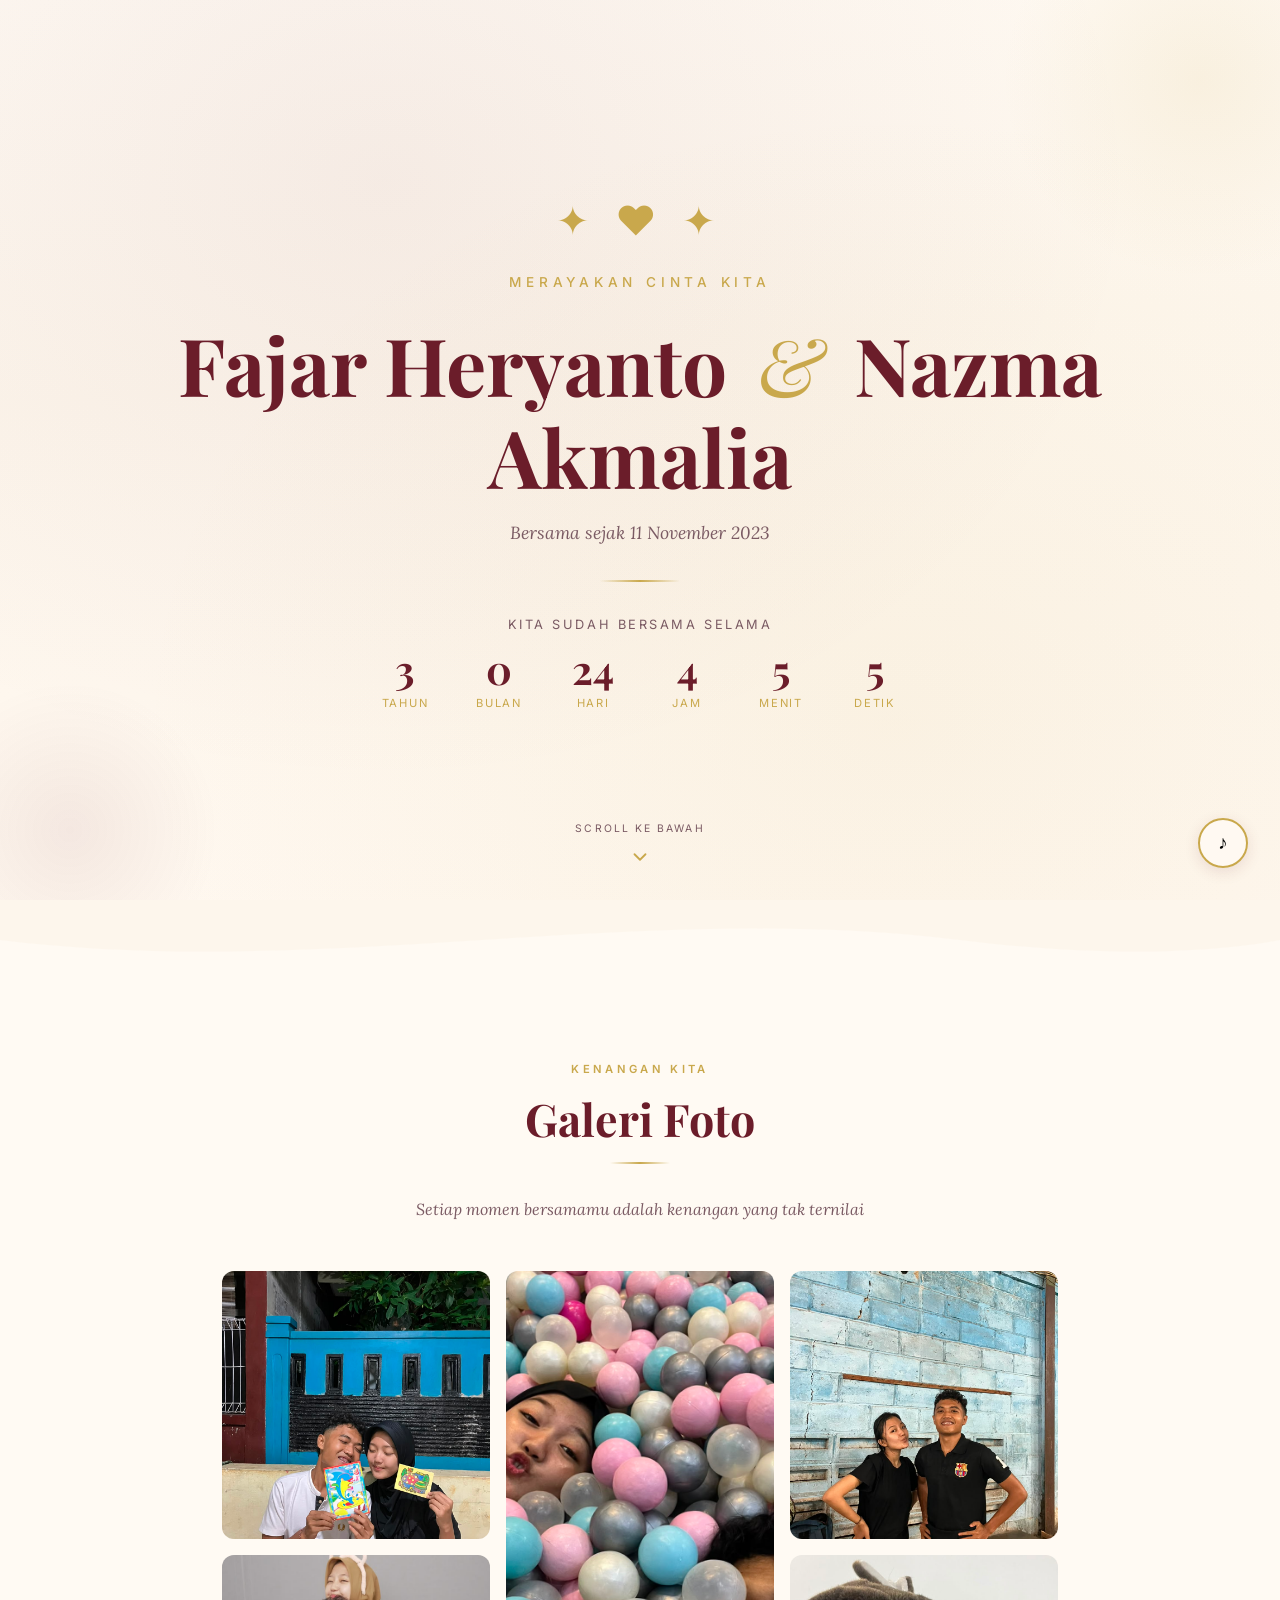
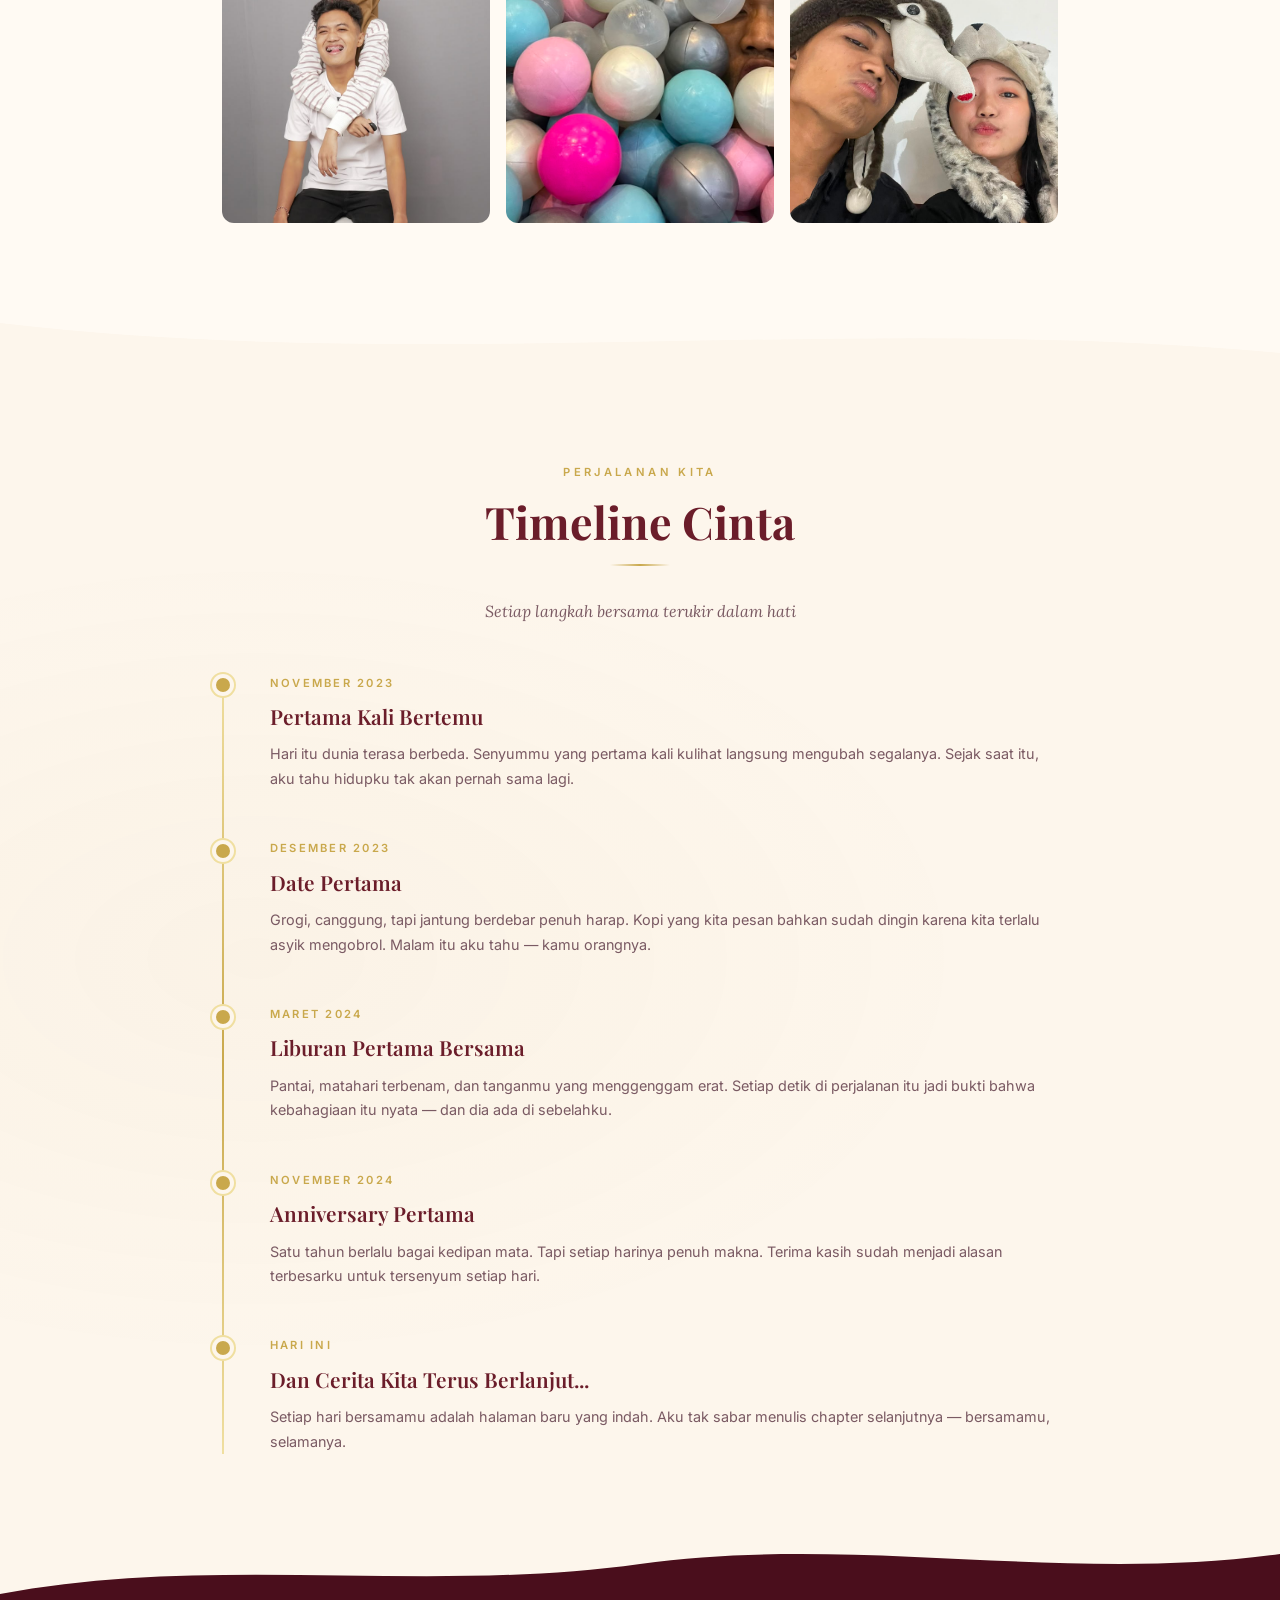
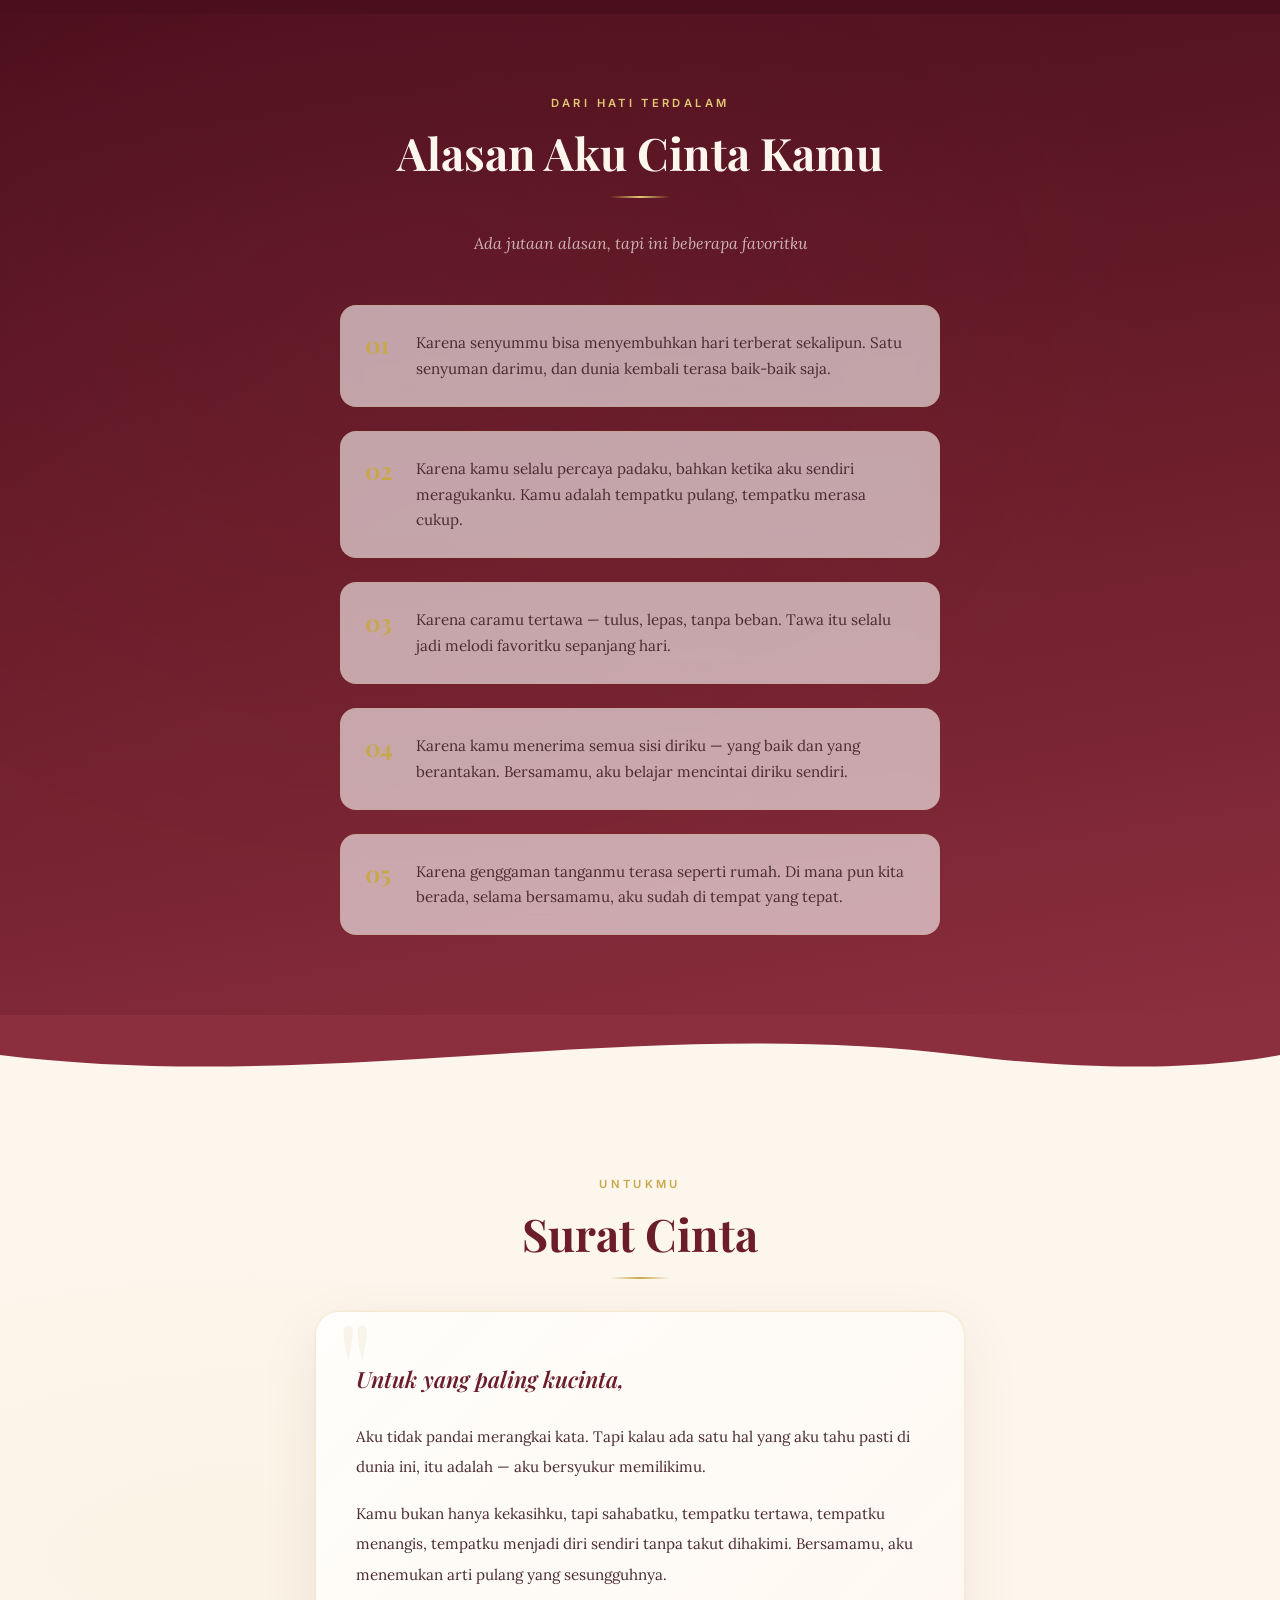
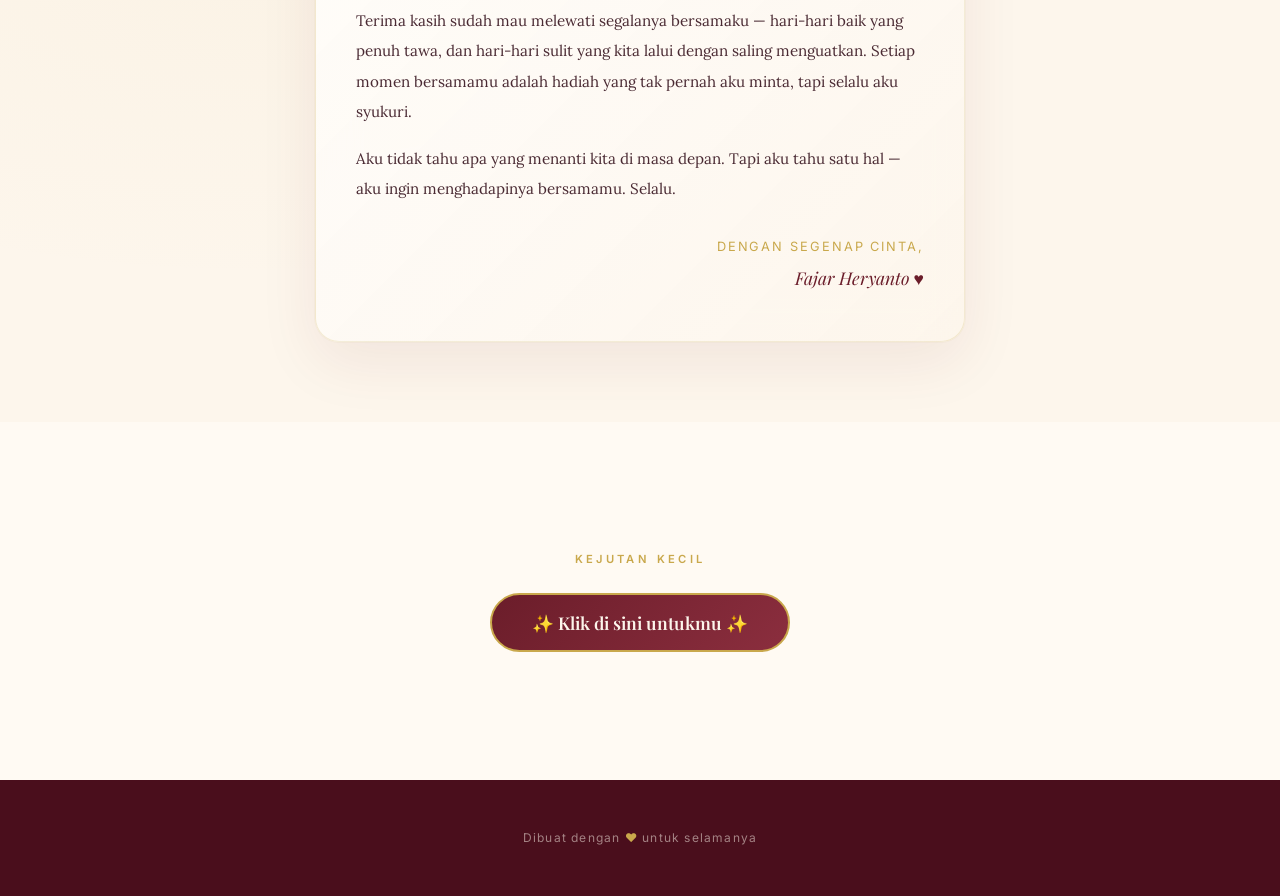
<file: index.html>
<!DOCTYPE html>
<html lang="id">
<head>
<meta charset="UTF-8">
<meta name="viewport" content="width=device-width, initial-scale=1.0">
<meta name="description" content="Halaman spesial untuk merayakan anniversary kita — cerita cinta yang tak lekang oleh waktu.">
<title>Cerita Kita — Anniversary</title>
<link rel="preconnect" href="https://fonts.googleapis.com">
<link rel="preconnect" href="https://fonts.gstatic.com" crossorigin>
<link href="https://fonts.googleapis.com/css2?family=Playfair+Display:ital,wght@0,400;0,600;0,700;1,400;1,600&family=Lora:ital,wght@0,400;0,500;1,400&family=Inter:wght@300;400;500;600&display=swap" rel="stylesheet">
<style>
/* ═══════════════════════════════════════
   CSS RESET & VARIABLES
   ═══════════════════════════════════════ */
*, *::before, *::after {
  margin: 0;
  padding: 0;
  box-sizing: border-box;
}

:root {
  --maroon: #6B1D2A;
  --maroon-deep: #4A0E1C;
  --maroon-light: #8B2E3E;
  --gold: #C9A84C;
  --gold-light: #E0C872;
  --gold-pale: #F0DFA0;
  --cream: #FDF6EC;
  --ivory: #FFFAF3;
  --warm-white: #FFF8F0;
  --text-dark: #2C1018;
  --text-body: #4A2A33;
  --text-muted: #7A5A63;
  --rose-blush: #F5E1E4;
  --shadow-warm: rgba(107, 29, 42, 0.12);
  --shadow-gold: rgba(201, 168, 76, 0.25);
}

html {
  scroll-behavior: smooth;
  scroll-snap-type: y proximity;
}

body {
  font-family: 'Inter', sans-serif;
  color: var(--text-body);
  background: var(--cream);
  overflow-x: hidden;
  line-height: 1.7;
  font-weight: 400;
}

/* Scrollbar */
::-webkit-scrollbar { width: 6px; }
::-webkit-scrollbar-track { background: var(--cream); }
::-webkit-scrollbar-thumb { background: var(--gold); border-radius: 3px; }
::-webkit-scrollbar-thumb:hover { background: var(--maroon-light); }

/* ═══════════════════════════════════════
   PARTICLES CANVAS
   ═══════════════════════════════════════ */
#particles-canvas {
  position: fixed;
  top: 0;
  left: 0;
  width: 100%;
  height: 100%;
  pointer-events: none;
  z-index: 1;
}

/* ═══════════════════════════════════════
   HERO / OPENING SECTION
   ═══════════════════════════════════════ */
.hero {
  position: relative;
  min-height: 100vh;
  display: flex;
  flex-direction: column;
  align-items: center;
  justify-content: center;
  text-align: center;
  background:
    radial-gradient(ellipse at 30% 20%, rgba(107, 29, 42, 0.06) 0%, transparent 60%),
    radial-gradient(ellipse at 70% 80%, rgba(201, 168, 76, 0.08) 0%, transparent 60%),
    linear-gradient(175deg, var(--ivory) 0%, var(--cream) 40%, var(--warm-white) 100%);
  padding: 2rem;
  overflow: hidden;
  z-index: 2;
}

.hero::before {
  content: '';
  position: absolute;
  top: -120px;
  right: -120px;
  width: 400px;
  height: 400px;
  border-radius: 50%;
  background: radial-gradient(circle, rgba(201, 168, 76, 0.1) 0%, transparent 70%);
  animation: float-orb 8s ease-in-out infinite;
}

.hero::after {
  content: '';
  position: absolute;
  bottom: -80px;
  left: -80px;
  width: 300px;
  height: 300px;
  border-radius: 50%;
  background: radial-gradient(circle, rgba(107, 29, 42, 0.07) 0%, transparent 70%);
  animation: float-orb 10s ease-in-out infinite reverse;
}

@keyframes float-orb {
  0%, 100% { transform: translate(0, 0) scale(1); }
  33% { transform: translate(30px, -20px) scale(1.05); }
  66% { transform: translate(-20px, 15px) scale(0.95); }
}

.hero-content {
  opacity: 0;
  transform: translateY(40px);
  animation: hero-fade-in 2s cubic-bezier(0.22, 1, 0.36, 1) 0.5s forwards;
  z-index: 3;
}

@keyframes hero-fade-in {
  to { opacity: 1; transform: translateY(0); }
}

.hero-ornament {
  font-size: 2.5rem;
  color: var(--gold);
  margin-bottom: 1rem;
  opacity: 0;
  animation: hero-fade-in 1.5s ease 1s forwards;
  letter-spacing: 0.5rem;
}

.hero-subtitle-top {
  font-family: 'Inter', sans-serif;
  font-size: 0.85rem;
  font-weight: 500;
  letter-spacing: 0.35em;
  text-transform: uppercase;
  color: var(--gold);
  margin-bottom: 1.5rem;
  opacity: 0;
  animation: hero-fade-in 1.5s ease 1.2s forwards;
}

.hero h1 {
  font-family: 'Playfair Display', serif;
  font-size: clamp(2.2rem, 7vw, 5rem);
  font-weight: 700;
  color: var(--maroon);
  line-height: 1.15;
  margin-bottom: 0.5rem;
  opacity: 0;
  animation: hero-fade-in 1.8s ease 1.5s forwards;
}

.hero h1 .ampersand {
  font-style: italic;
  color: var(--gold);
  font-weight: 400;
  display: inline-block;
  margin: 0 0.15em;
}

.hero-date {
  font-family: 'Lora', serif;
  font-size: 1.1rem;
  color: var(--text-muted);
  font-style: italic;
  margin-top: 1rem;
  opacity: 0;
  animation: hero-fade-in 1.5s ease 2s forwards;
}

.hero-divider {
  width: 80px;
  height: 2px;
  background: linear-gradient(90deg, transparent, var(--gold), transparent);
  margin: 2rem auto;
  opacity: 0;
  animation: hero-fade-in 1.5s ease 2.3s forwards;
}

.hero-counter {
  margin-top: 0.5rem;
  opacity: 0;
  animation: hero-fade-in 1.5s ease 2.5s forwards;
}

.hero-counter p {
  font-family: 'Inter', sans-serif;
  font-size: 0.8rem;
  letter-spacing: 0.2em;
  text-transform: uppercase;
  color: var(--text-muted);
  margin-bottom: 0.8rem;
}

.counter-grid {
  display: flex;
  gap: 1.5rem;
  justify-content: center;
  flex-wrap: wrap;
}

.counter-item {
  text-align: center;
  min-width: 70px;
}

.counter-number {
  font-family: 'Playfair Display', serif;
  font-size: 2.5rem;
  font-weight: 700;
  color: var(--maroon);
  line-height: 1;
  display: block;
}

.counter-label {
  font-family: 'Inter', sans-serif;
  font-size: 0.7rem;
  letter-spacing: 0.15em;
  text-transform: uppercase;
  color: var(--gold);
  margin-top: 0.3rem;
  display: block;
}

.scroll-indicator {
  position: absolute;
  bottom: 2rem;
  left: 0;
  right: 0;
  display: flex;
  flex-direction: column;
  align-items: center;
  justify-content: center;
  gap: 0.5rem;
  opacity: 0;
  animation: hero-fade-in 1.5s ease 3s forwards;
  cursor: pointer;
}

.scroll-indicator span {
  font-size: 0.65rem;
  letter-spacing: 0.2em;
  text-transform: uppercase;
  color: var(--text-muted);
}

.scroll-arrow {
  display: flex;
  align-items: center;
  justify-content: center;
  animation: bounce-arrow 2s ease-in-out infinite;
}

.scroll-arrow svg {
  width: 22px;
  height: 22px;
  stroke: var(--gold);
  fill: none;
  stroke-width: 2;
  stroke-linecap: round;
  stroke-linejoin: round;
}

@keyframes bounce-arrow {
  0%, 100% { transform: translateY(0); opacity: 0.5; }
  50% { transform: translateY(6px); opacity: 1; }
}

/* ═══════════════════════════════════════
   SECTION COMMON STYLES
   ═══════════════════════════════════════ */
section {
  position: relative;
  z-index: 2;
}

.section-inner {
  max-width: 900px;
  margin: 0 auto;
  padding: 5rem 2rem;
}

.section-label {
  font-family: 'Inter', sans-serif;
  font-size: 0.7rem;
  font-weight: 600;
  letter-spacing: 0.3em;
  text-transform: uppercase;
  color: var(--gold);
  text-align: center;
  margin-bottom: 0.8rem;
}

.section-title {
  font-family: 'Playfair Display', serif;
  font-size: clamp(1.8rem, 4.5vw, 2.8rem);
  font-weight: 700;
  color: var(--maroon);
  text-align: center;
  margin-bottom: 1rem;
  line-height: 1.2;
}

.section-subtitle {
  font-family: 'Lora', serif;
  font-size: 1rem;
  color: var(--text-muted);
  text-align: center;
  font-style: italic;
  max-width: 500px;
  margin: 0 auto 3rem;
}

.section-divider {
  width: 60px;
  height: 2px;
  background: linear-gradient(90deg, transparent, var(--gold), transparent);
  margin: 0 auto 2rem;
}

/* Background variations */
.bg-white {
  background: var(--ivory);
}

.bg-cream {
  background:
    radial-gradient(ellipse at 20% 50%, rgba(201, 168, 76, 0.04) 0%, transparent 50%),
    var(--cream);
}

.bg-maroon {
  background:
    radial-gradient(ellipse at 30% 30%, rgba(139, 46, 62, 0.15) 0%, transparent 60%),
    linear-gradient(170deg, var(--maroon-deep) 0%, var(--maroon) 50%, var(--maroon-light) 100%);
  color: var(--cream);
}

.bg-maroon .section-label { color: var(--gold-light); }
.bg-maroon .section-title { color: var(--cream); }
.bg-maroon .section-subtitle { color: rgba(253, 246, 236, 0.7); }

/* ═══════════════════════════════════════
   SCROLL REVEAL ANIMATIONS
   ═══════════════════════════════════════ */
.reveal {
  opacity: 0;
  transform: translateY(30px);
  transition: opacity 0.8s cubic-bezier(0.22, 1, 0.36, 1),
              transform 0.8s cubic-bezier(0.22, 1, 0.36, 1);
}

.reveal.visible {
  opacity: 1;
  transform: translateY(0);
}

.reveal-delay-1 { transition-delay: 0.1s; }
.reveal-delay-2 { transition-delay: 0.2s; }
.reveal-delay-3 { transition-delay: 0.3s; }
.reveal-delay-4 { transition-delay: 0.4s; }

/* ═══════════════════════════════════════
   GALLERY SECTION
   ═══════════════════════════════════════ */
.gallery-grid {
  display: grid;
  grid-template-columns: repeat(3, 1fr);
  gap: 1rem;
}

.gallery-item {
  position: relative;
  border-radius: 12px;
  overflow: hidden;
  aspect-ratio: 1;
  background: linear-gradient(135deg, var(--rose-blush) 0%, #E8D5C8 100%);
  cursor: pointer;
  transition: transform 0.5s cubic-bezier(0.22, 1, 0.36, 1),
              box-shadow 0.5s ease;
}

.gallery-item:nth-child(2) {
  grid-row: span 2;
  aspect-ratio: auto;
}

.gallery-item:hover {
  transform: translateY(-5px) scale(1.02);
  box-shadow: 0 20px 40px var(--shadow-warm);
}

.gallery-item img {
  width: 100%;
  height: 100%;
  object-fit: cover;
  transition: transform 0.6s ease;
}

.gallery-item:hover img {
  transform: scale(1.08);
}

.gallery-placeholder {
  display: flex;
  flex-direction: column;
  align-items: center;
  justify-content: center;
  width: 100%;
  height: 100%;
  color: var(--maroon-light);
  font-size: 0.75rem;
  letter-spacing: 0.1em;
  text-transform: uppercase;
  gap: 0.8rem;
}

.gallery-placeholder-icon {
  font-size: 2rem;
  opacity: 0.5;
}

.gallery-item-overlay {
  position: absolute;
  inset: 0;
  background: linear-gradient(to top, rgba(74, 14, 28, 0.7) 0%, transparent 60%);
  display: flex;
  align-items: flex-end;
  padding: 1.2rem;
  opacity: 0;
  transition: opacity 0.4s ease;
}

.gallery-item:hover .gallery-item-overlay {
  opacity: 1;
}

.gallery-item-caption {
  font-family: 'Lora', serif;
  font-style: italic;
  color: var(--cream);
  font-size: 0.85rem;
}

/* ═══════════════════════════════════════
   TIMELINE SECTION
   ═══════════════════════════════════════ */
.timeline {
  position: relative;
  padding-left: 3rem;
}

.timeline::before {
  content: '';
  position: absolute;
  left: 0;
  top: 0;
  bottom: 0;
  width: 2px;
  background: linear-gradient(to bottom, var(--gold-pale), var(--gold), var(--gold-pale));
}

.timeline-item {
  position: relative;
  padding-bottom: 3rem;
}

.timeline-item:last-child {
  padding-bottom: 0;
}

.timeline-dot {
  position: absolute;
  left: -3rem;
  top: 0.3rem;
  width: 14px;
  height: 14px;
  background: var(--gold);
  border-radius: 50%;
  transform: translateX(-6px);
  box-shadow: 0 0 0 4px var(--cream), 0 0 0 6px var(--gold-pale);
  transition: transform 0.3s ease, box-shadow 0.3s ease;
}

.timeline-item:hover .timeline-dot {
  transform: translateX(-6px) scale(1.3);
  box-shadow: 0 0 0 4px var(--cream), 0 0 0 8px var(--gold-light), 0 0 20px var(--shadow-gold);
}

.timeline-date {
  font-family: 'Inter', sans-serif;
  font-size: 0.7rem;
  font-weight: 600;
  letter-spacing: 0.2em;
  text-transform: uppercase;
  color: var(--gold);
  margin-bottom: 0.4rem;
}

.timeline-title {
  font-family: 'Playfair Display', serif;
  font-size: 1.3rem;
  font-weight: 600;
  color: var(--maroon);
  margin-bottom: 0.5rem;
}

.timeline-desc {
  font-size: 0.9rem;
  color: var(--text-muted);
  line-height: 1.7;
}

/* ═══════════════════════════════════════
   REASONS SECTION
   ═══════════════════════════════════════ */
.reasons-list {
  display: flex;
  flex-direction: column;
  gap: 1.5rem;
  max-width: 600px;
  margin: 0 auto;
}

.reason-card {
  display: flex;
  align-items: flex-start;
  gap: 1.2rem;
  padding: 1.5rem;
  background: rgba(255, 255, 255, 0.6);
  backdrop-filter: blur(10px);
  border-radius: 16px;
  border: 1px solid rgba(201, 168, 76, 0.15);
  transition: transform 0.4s ease, box-shadow 0.4s ease, border-color 0.4s ease;
}

.reason-card:hover {
  transform: translateX(8px);
  box-shadow: 0 8px 30px var(--shadow-warm);
  border-color: rgba(201, 168, 76, 0.4);
}

.reason-number {
  font-family: 'Playfair Display', serif;
  font-size: 1.5rem;
  font-weight: 700;
  color: var(--gold);
  min-width: 2rem;
  line-height: 1;
  padding-top: 0.15rem;
}

.reason-text {
  font-family: 'Lora', serif;
  font-size: 0.95rem;
  color: var(--text-body);
  line-height: 1.7;
}

/* ═══════════════════════════════════════
   LOVE LETTER SECTION
   ═══════════════════════════════════════ */
.love-letter-wrapper {
  max-width: 650px;
  margin: 0 auto;
  position: relative;
}

.love-letter {
  background:
    linear-gradient(135deg, rgba(255, 255, 255, 0.85) 0%, rgba(253, 246, 236, 0.9) 100%);
  backdrop-filter: blur(20px);
  border-radius: 24px;
  padding: 3rem 2.5rem;
  border: 1px solid rgba(201, 168, 76, 0.2);
  box-shadow:
    0 20px 60px rgba(107, 29, 42, 0.08),
    0 0 0 1px rgba(201, 168, 76, 0.05);
  position: relative;
  overflow: hidden;
}

.love-letter::before {
  content: '"';
  position: absolute;
  top: -10px;
  left: 20px;
  font-family: 'Playfair Display', serif;
  font-size: 8rem;
  color: rgba(201, 168, 76, 0.1);
  line-height: 1;
  pointer-events: none;
}

.love-letter-greeting {
  font-family: 'Playfair Display', serif;
  font-size: 1.4rem;
  font-weight: 600;
  color: var(--maroon);
  margin-bottom: 1.5rem;
  font-style: italic;
}

.love-letter-body {
  font-family: 'Lora', serif;
  font-size: 0.95rem;
  color: var(--text-body);
  line-height: 2;
  margin-bottom: 2rem;
}

.love-letter-body p {
  margin-bottom: 1rem;
}

.love-letter-sign {
  text-align: right;
  font-family: 'Playfair Display', serif;
  font-style: italic;
  color: var(--maroon);
  font-size: 1.1rem;
}

.love-letter-sign .sign-love {
  display: block;
  font-size: 0.8rem;
  color: var(--gold);
  font-family: 'Inter', sans-serif;
  font-style: normal;
  letter-spacing: 0.15em;
  text-transform: uppercase;
  margin-bottom: 0.3rem;
}

/* ═══════════════════════════════════════
   INTERACTIVE BUTTON
   ═══════════════════════════════════════ */
.magic-section {
  text-align: center;
  padding: 4rem 2rem;
}

.magic-btn {
  display: inline-flex;
  align-items: center;
  gap: 0.8rem;
  padding: 1rem 2.5rem;
  font-family: 'Playfair Display', serif;
  font-size: 1.1rem;
  font-weight: 600;
  color: var(--cream);
  background: linear-gradient(135deg, var(--maroon) 0%, var(--maroon-light) 100%);
  border: 2px solid var(--gold);
  border-radius: 60px;
  cursor: pointer;
  position: relative;
  overflow: hidden;
  transition: transform 0.3s ease, box-shadow 0.3s ease;
  z-index: 10;
}

.magic-btn::before {
  content: '';
  position: absolute;
  inset: 0;
  background: linear-gradient(135deg, var(--gold) 0%, var(--gold-light) 100%);
  opacity: 0;
  transition: opacity 0.4s ease;
  z-index: -1;
}

.magic-btn:hover {
  transform: translateY(-3px);
  box-shadow: 0 10px 30px var(--shadow-gold);
  color: var(--maroon-deep);
}

.magic-btn:hover::before {
  opacity: 1;
}

.magic-btn:active {
  transform: translateY(-1px);
}

/* Heart rain canvas */
#heart-rain-canvas {
  position: fixed;
  top: 0;
  left: 0;
  width: 100%;
  height: 100%;
  pointer-events: none;
  z-index: 9999;
}

/* ═══════════════════════════════════════
   MUSIC BUTTON
   ═══════════════════════════════════════ */
.music-toggle {
  position: fixed;
  bottom: 2rem;
  right: 2rem;
  width: 50px;
  height: 50px;
  border-radius: 50%;
  border: 2px solid var(--gold);
  background: rgba(255, 250, 243, 0.9);
  backdrop-filter: blur(10px);
  cursor: pointer;
  display: flex;
  align-items: center;
  justify-content: center;
  font-size: 1.2rem;
  z-index: 1000;
  transition: transform 0.3s ease, box-shadow 0.3s ease, background 0.3s ease;
  box-shadow: 0 4px 15px var(--shadow-warm);
}

.music-toggle:hover {
  transform: scale(1.1);
  box-shadow: 0 6px 25px var(--shadow-gold);
  background: var(--gold-pale);
}

.music-toggle.playing {
  background: var(--gold);
  animation: pulse-music 2s ease-in-out infinite;
}

@keyframes pulse-music {
  0%, 100% { box-shadow: 0 4px 15px var(--shadow-gold); }
  50% { box-shadow: 0 4px 25px var(--shadow-gold), 0 0 0 8px rgba(201, 168, 76, 0.15); }
}

/* ═══════════════════════════════════════
   FOOTER
   ═══════════════════════════════════════ */
.footer {
  text-align: center;
  padding: 3rem 2rem;
  background: var(--maroon-deep);
  color: rgba(253, 246, 236, 0.5);
  font-size: 0.75rem;
  letter-spacing: 0.1em;
}

.footer-heart {
  color: var(--gold);
  display: inline-block;
  animation: heartbeat 1.5s ease-in-out infinite;
}

@keyframes heartbeat {
  0%, 100% { transform: scale(1); }
  15% { transform: scale(1.25); }
  30% { transform: scale(1); }
  45% { transform: scale(1.15); }
  60% { transform: scale(1); }
}

/* ═══════════════════════════════════════
   RESPONSIVE
   ═══════════════════════════════════════ */
@media (max-width: 768px) {
  .section-inner {
    padding: 3.5rem 1.5rem;
  }

  .gallery-grid {
    grid-template-columns: repeat(2, 1fr);
    gap: 0.8rem;
  }

  .gallery-item:nth-child(2) {
    grid-row: span 1;
    aspect-ratio: 1;
  }

  .timeline {
    padding-left: 2.5rem;
  }

  .timeline::before {
    left: 0;
  }

  .timeline-dot {
    left: -2.5rem;
  }

  .counter-grid {
    gap: 1rem;
  }

  .counter-number {
    font-size: 2rem;
  }

  .love-letter {
    padding: 2rem 1.5rem;
  }

  .reason-card {
    padding: 1.2rem;
  }

  .music-toggle {
    bottom: 1.2rem;
    right: 1.2rem;
    width: 44px;
    height: 44px;
    font-size: 1rem;
  }
}

@media (max-width: 480px) {
  .gallery-grid {
    grid-template-columns: 1fr 1fr;
    gap: 0.6rem;
  }

  .hero-ornament {
    font-size: 1.8rem;
  }

  .counter-number {
    font-size: 1.6rem;
  }

  .counter-label {
    font-size: 0.6rem;
  }

  .magic-btn {
    padding: 0.8rem 1.8rem;
    font-size: 0.95rem;
  }
}

/* ═══════════════════════════════════════
   WAVE DIVIDER
   ═══════════════════════════════════════ */
.wave-divider {
  position: relative;
  height: 80px;
  overflow: hidden;
}

.wave-divider.cream-to-white {
  background: var(--cream);
}

.wave-divider.cream-to-white svg {
  fill: var(--ivory);
}

.wave-divider.white-to-maroon {
  background: var(--ivory);
}

.wave-divider.white-to-maroon svg {
  fill: var(--maroon-deep);
}

.wave-divider.maroon-to-cream {
  background: var(--maroon-light);
}

.wave-divider.maroon-to-cream svg {
  fill: var(--cream);
}

.wave-divider.cream-to-ivory {
  background: var(--cream);
}

.wave-divider.cream-to-ivory svg {
  fill: var(--ivory);
}

.wave-divider svg {
  position: absolute;
  bottom: 0;
  width: 100%;
  height: 100%;
}
</style>
</head>
<body>

<!-- ═══════════════════════════════════════
     PARTICLES BACKGROUND
     ═══════════════════════════════════════ -->
<canvas id="particles-canvas"></canvas>

<!-- ═══════════════════════════════════════
     HEART RAIN CANVAS
     ═══════════════════════════════════════ -->
<canvas id="heart-rain-canvas"></canvas>

<!-- ═══════════════════════════════════════
     MUSIC TOGGLE
     ═══════════════════════════════════════ -->
<button class="music-toggle" id="musicToggle" aria-label="Toggle musik" title="Play/Pause Musik">
  <span id="musicIcon">♪</span>
</button>

<!-- Background music: Shape of My Heart -->
<audio id="bgMusic" loop preload="auto">
  <source src="Backstreet Boys - Shape of My Heart.mp3" type="audio/mpeg">
</audio>

<!-- ═══════════════════════════════════════
     HERO SECTION
     ═══════════════════════════════════════ -->
<section class="hero" id="hero">
  <div class="hero-content">
    <div class="hero-ornament">✦ ♥ ✦</div>
    <p class="hero-subtitle-top">Merayakan Cinta Kita</p>
    <h1>
      <!-- ✏️ GANTI NAMA DI BAWAH INI -->
      Fajar Heryanto <span class="ampersand">&</span> Nazma Akmalia
    </h1>
    <p class="hero-date">
      <!-- ✏️ GANTI TANGGAL JADIAN DI BAWAH INI -->
      Bersama sejak 11 November 2023
    </p>
    <div class="hero-divider"></div>
    <div class="hero-counter">
      <p>Kita sudah bersama selama</p>
      <div class="counter-grid" id="counterGrid">
        <div class="counter-item">
          <span class="counter-number" id="counterYears">0</span>
          <span class="counter-label">Tahun</span>
        </div>
        <div class="counter-item">
          <span class="counter-number" id="counterMonths">0</span>
          <span class="counter-label">Bulan</span>
        </div>
        <div class="counter-item">
          <span class="counter-number" id="counterDays">0</span>
          <span class="counter-label">Hari</span>
        </div>
        <div class="counter-item">
          <span class="counter-number" id="counterHours">0</span>
          <span class="counter-label">Jam</span>
        </div>
        <div class="counter-item">
          <span class="counter-number" id="counterMinutes">0</span>
          <span class="counter-label">Menit</span>
        </div>
        <div class="counter-item">
          <span class="counter-number" id="counterSeconds">0</span>
          <span class="counter-label">Detik</span>
        </div>
      </div>
    </div>
  </div>
  <div class="scroll-indicator" onclick="document.getElementById('gallery').scrollIntoView({behavior:'smooth'})">
    <span>Scroll ke bawah</span>
    <div class="scroll-arrow">
      <svg viewBox="0 0 24 24"><polyline points="6 9 12 15 18 9"></polyline></svg>
    </div>
  </div>
</section>

<!-- Wave Divider -->
<div class="wave-divider cream-to-white" aria-hidden="true">
  <svg viewBox="0 0 1440 80" preserveAspectRatio="none">
    <path d="M0,40 C360,80 720,0 1080,40 C1260,60 1380,50 1440,40 L1440,80 L0,80 Z"/>
  </svg>
</div>

<!-- ═══════════════════════════════════════
     GALLERY SECTION
     ═══════════════════════════════════════ -->
<section class="bg-white" id="gallery">
  <div class="section-inner">
    <div class="reveal">
      <p class="section-label">Kenangan Kita</p>
      <h2 class="section-title">Galeri Foto</h2>
      <div class="section-divider"></div>
      <p class="section-subtitle">Setiap momen bersamamu adalah kenangan yang tak ternilai</p>
    </div>

    <div class="gallery-grid">
      <!-- ✏️ GANTI placeholder dengan foto kamu menggunakan tag <img> -->
      <div class="gallery-item reveal reveal-delay-1">
        <img src="foto 1.jpeg" alt="Kenangan pertama kita">
        <div class="gallery-item-overlay">
          <span class="gallery-item-caption">Kenangan pertama kita</span>
        </div>
      </div>
      <div class="gallery-item reveal reveal-delay-2">
        <img src="foto 2.jpeg" alt="Momen spesial">
        <div class="gallery-item-overlay">
          <span class="gallery-item-caption">Momen spesial</span>
        </div>
      </div>
      <div class="gallery-item reveal reveal-delay-3">
        <img src="foto 3.jpeg" alt="Selalu tersenyum">
        <div class="gallery-item-overlay">
          <span class="gallery-item-caption">Selalu tersenyum</span>
        </div>
      </div>
      <div class="gallery-item reveal reveal-delay-4">
        <img src="foto 4.jpeg" alt="Bahagia bersamamu">
        <div class="gallery-item-overlay">
          <span class="gallery-item-caption">Bahagia bersamamu</span>
        </div>
      </div>
      <div class="gallery-item reveal reveal-delay-1">
        <img src="foto 5.jpeg" alt="Petualangan kita">
        <div class="gallery-item-overlay">
          <span class="gallery-item-caption">Petualangan kita</span>
        </div>
      </div>
    </div>
  </div>
</section>

<!-- Wave Divider -->
<div class="wave-divider cream-to-ivory" style="background: var(--ivory);" aria-hidden="true">
  <svg viewBox="0 0 1440 80" preserveAspectRatio="none" style="fill: var(--cream);">
    <path d="M0,20 C480,70 960,10 1440,50 L1440,80 L0,80 Z"/>
  </svg>
</div>

<!-- ═══════════════════════════════════════
     TIMELINE SECTION
     ═══════════════════════════════════════ -->
<section class="bg-cream" id="timeline">
  <div class="section-inner">
    <div class="reveal">
      <p class="section-label">Perjalanan Kita</p>
      <h2 class="section-title">Timeline Cinta</h2>
      <div class="section-divider"></div>
      <p class="section-subtitle">Setiap langkah bersama terukir dalam hati</p>
    </div>

    <div class="timeline">
      <!-- ✏️ EDIT momen-momen di bawah ini sesuai cerita kalian -->
      <div class="timeline-item reveal">
        <div class="timeline-dot"></div>
        <p class="timeline-date">November 2023</p>
        <h3 class="timeline-title">Pertama Kali Bertemu</h3>
        <p class="timeline-desc">
          Hari itu dunia terasa berbeda. Senyummu yang pertama kali kulihat langsung mengubah segalanya. Sejak saat itu, aku tahu hidupku tak akan pernah sama lagi.
        </p>
      </div>

      <div class="timeline-item reveal">
        <div class="timeline-dot"></div>
        <p class="timeline-date">Desember 2023</p>
        <h3 class="timeline-title">Date Pertama</h3>
        <p class="timeline-desc">
          Grogi, canggung, tapi jantung berdebar penuh harap. Kopi yang kita pesan bahkan sudah dingin karena kita terlalu asyik mengobrol. Malam itu aku tahu — kamu orangnya.
        </p>
      </div>

      <div class="timeline-item reveal">
        <div class="timeline-dot"></div>
        <p class="timeline-date">Maret 2024</p>
        <h3 class="timeline-title">Liburan Pertama Bersama</h3>
        <p class="timeline-desc">
          Pantai, matahari terbenam, dan tanganmu yang menggenggam erat. Setiap detik di perjalanan itu jadi bukti bahwa kebahagiaan itu nyata — dan dia ada di sebelahku.
        </p>
      </div>

      <div class="timeline-item reveal">
        <div class="timeline-dot"></div>
        <p class="timeline-date">November 2024</p>
        <h3 class="timeline-title">Anniversary Pertama</h3>
        <p class="timeline-desc">
          Satu tahun berlalu bagai kedipan mata. Tapi setiap harinya penuh makna. Terima kasih sudah menjadi alasan terbesarku untuk tersenyum setiap hari.
        </p>
      </div>

      <div class="timeline-item reveal">
        <div class="timeline-dot"></div>
        <p class="timeline-date">Hari Ini</p>
        <h3 class="timeline-title">Dan Cerita Kita Terus Berlanjut...</h3>
        <p class="timeline-desc">
          Setiap hari bersamamu adalah halaman baru yang indah. Aku tak sabar menulis chapter selanjutnya — bersamamu, selamanya.
        </p>
      </div>
    </div>
  </div>
</section>

<!-- Wave Divider -->
<div class="wave-divider white-to-maroon" style="background: var(--cream);" aria-hidden="true">
  <svg viewBox="0 0 1440 80" preserveAspectRatio="none" style="fill: var(--maroon-deep);">
    <path d="M0,60 C240,20 480,60 720,30 C960,0 1200,50 1440,20 L1440,80 L0,80 Z"/>
  </svg>
</div>

<!-- ═══════════════════════════════════════
     REASONS SECTION
     ═══════════════════════════════════════ -->
<section class="bg-maroon" id="reasons">
  <div class="section-inner">
    <div class="reveal">
      <p class="section-label">Dari Hati Terdalam</p>
      <h2 class="section-title">Alasan Aku Cinta Kamu</h2>
      <div class="section-divider" style="background: linear-gradient(90deg, transparent, var(--gold-light), transparent);"></div>
      <p class="section-subtitle">Ada jutaan alasan, tapi ini beberapa favoritku</p>
    </div>

    <div class="reasons-list">
      <!-- ✏️ EDIT alasan-alasan di bawah ini -->
      <div class="reason-card reveal">
        <span class="reason-number">01</span>
        <p class="reason-text">Karena senyummu bisa menyembuhkan hari terberat sekalipun. Satu senyuman darimu, dan dunia kembali terasa baik-baik saja.</p>
      </div>

      <div class="reason-card reveal">
        <span class="reason-number">02</span>
        <p class="reason-text">Karena kamu selalu percaya padaku, bahkan ketika aku sendiri meragukanku. Kamu adalah tempatku pulang, tempatku merasa cukup.</p>
      </div>

      <div class="reason-card reveal">
        <span class="reason-number">03</span>
        <p class="reason-text">Karena caramu tertawa — tulus, lepas, tanpa beban. Tawa itu selalu jadi melodi favoritku sepanjang hari.</p>
      </div>

      <div class="reason-card reveal">
        <span class="reason-number">04</span>
        <p class="reason-text">Karena kamu menerima semua sisi diriku — yang baik dan yang berantakan. Bersamamu, aku belajar mencintai diriku sendiri.</p>
      </div>

      <div class="reason-card reveal">
        <span class="reason-number">05</span>
        <p class="reason-text">Karena genggaman tanganmu terasa seperti rumah. Di mana pun kita berada, selama bersamamu, aku sudah di tempat yang tepat.</p>
      </div>
    </div>
  </div>
</section>

<!-- Wave Divider -->
<div class="wave-divider maroon-to-cream" aria-hidden="true">
  <svg viewBox="0 0 1440 80" preserveAspectRatio="none">
    <path d="M0,40 C360,80 720,0 1080,40 C1260,60 1380,50 1440,40 L1440,80 L0,80 Z"/>
  </svg>
</div>

<!-- ═══════════════════════════════════════
     LOVE LETTER SECTION
     ═══════════════════════════════════════ -->
<section class="bg-cream" id="letter">
  <div class="section-inner">
    <div class="reveal">
      <p class="section-label">Untukmu</p>
      <h2 class="section-title">Surat Cinta</h2>
      <div class="section-divider"></div>
    </div>

    <div class="love-letter-wrapper reveal">
      <div class="love-letter">
        <!-- ✏️ ISI SURAT CINTA KAMU DI SINI -->
        <p class="love-letter-greeting">Untuk yang paling kucinta,</p>
        <div class="love-letter-body">
          <p>
            Aku tidak pandai merangkai kata. Tapi kalau ada satu hal yang aku tahu pasti di dunia ini, itu adalah — aku bersyukur memilikimu.
          </p>
          <p>
            Kamu bukan hanya kekasihku, tapi sahabatku, tempatku tertawa, tempatku menangis, tempatku menjadi diri sendiri tanpa takut dihakimi. Bersamamu, aku menemukan arti pulang yang sesungguhnya.
          </p>
          <p>
            Terima kasih sudah mau melewati segalanya bersamaku — hari-hari baik yang penuh tawa, dan hari-hari sulit yang kita lalui dengan saling menguatkan. Setiap momen bersamamu adalah hadiah yang tak pernah aku minta, tapi selalu aku syukuri.
          </p>
          <p>
            Aku tidak tahu apa yang menanti kita di masa depan. Tapi aku tahu satu hal — aku ingin menghadapinya bersamamu. Selalu.
          </p>
        </div>
        <div class="love-letter-sign">
          <span class="sign-love">Dengan segenap cinta,</span>
          <!-- ✏️ GANTI NAMA DI BAWAH INI -->
          Fajar Heryanto ♥
        </div>
      </div>
    </div>
  </div>
</section>

<!-- ═══════════════════════════════════════
     INTERACTIVE BUTTON SECTION
     ═══════════════════════════════════════ -->
<section class="bg-white magic-section" id="magic">
  <div class="section-inner" style="padding: 4rem 2rem;">
    <div class="reveal">
      <p class="section-label" style="margin-bottom: 1.5rem;">Kejutan Kecil</p>
      <button class="magic-btn" id="heartRainBtn">
        ✨ Klik di sini untukmu ✨
      </button>
    </div>
  </div>
</section>

<!-- ═══════════════════════════════════════
     FOOTER
     ═══════════════════════════════════════ -->
<footer class="footer">
  <p>Dibuat dengan <span class="footer-heart">♥</span> untuk selamanya</p>
</footer>


<!-- ═══════════════════════════════════════
     JAVASCRIPT
     ═══════════════════════════════════════ -->
<script>
(function() {
  'use strict';

  /* ──────────────────────────────────────
     CONFIG — ✏️ GANTI TANGGAL JADIAN DI SINI
     ────────────────────────────────────── */
  const ANNIVERSARY_DATE = new Date(2023, 10, 11); // Format: (tahun, bulan-1, hari) — November = 10

  /* ──────────────────────────────────────
     REAL-TIME COUNTER
     ────────────────────────────────────── */
  function updateCounter() {
    const now = new Date();
    let years = now.getFullYear() - ANNIVERSARY_DATE.getFullYear();
    let months = now.getMonth() - ANNIVERSARY_DATE.getMonth();
    let days = now.getDate() - ANNIVERSARY_DATE.getDate();
    let hours = now.getHours() - ANNIVERSARY_DATE.getHours();
    let minutes = now.getMinutes() - ANNIVERSARY_DATE.getMinutes();
    let seconds = now.getSeconds() - ANNIVERSARY_DATE.getSeconds();

    if (seconds < 0) { seconds += 60; minutes--; }
    if (minutes < 0) { minutes += 60; hours--; }
    if (hours < 0) { hours += 24; days--; }
    if (days < 0) {
      const prevMonth = new Date(now.getFullYear(), now.getMonth(), 0);
      days += prevMonth.getDate();
      months--;
    }
    if (months < 0) { months += 12; years--; }

    document.getElementById('counterYears').textContent = years;
    document.getElementById('counterMonths').textContent = months;
    document.getElementById('counterDays').textContent = days;
    document.getElementById('counterHours').textContent = hours;
    document.getElementById('counterMinutes').textContent = minutes;
    document.getElementById('counterSeconds').textContent = seconds;
  }

  updateCounter();
  setInterval(updateCounter, 1000);

  /* ──────────────────────────────────────
     SCROLL REVEAL
     ────────────────────────────────────── */
  const revealElements = document.querySelectorAll('.reveal');

  const revealObserver = new IntersectionObserver((entries) => {
    entries.forEach(entry => {
      if (entry.isIntersecting) {
        entry.target.classList.add('visible');
      }
    });
  }, {
    threshold: 0.15,
    rootMargin: '0px 0px -40px 0px'
  });

  revealElements.forEach(el => revealObserver.observe(el));

  /* ──────────────────────────────────────
     FLOATING PARTICLES (GOLD & HEARTS)
     ────────────────────────────────────── */
  const particleCanvas = document.getElementById('particles-canvas');
  const pCtx = particleCanvas.getContext('2d');
  let particles = [];

  function resizeParticleCanvas() {
    particleCanvas.width = window.innerWidth;
    particleCanvas.height = window.innerHeight;
  }

  resizeParticleCanvas();
  window.addEventListener('resize', resizeParticleCanvas);

  class Particle {
    constructor() {
      this.reset();
    }

    reset() {
      this.x = Math.random() * particleCanvas.width;
      this.y = Math.random() * particleCanvas.height;
      this.size = Math.random() * 3 + 1;
      this.speedX = (Math.random() - 0.5) * 0.4;
      this.speedY = Math.random() * -0.3 - 0.1;
      this.opacity = Math.random() * 0.4 + 0.1;
      this.opacitySpeed = Math.random() * 0.005 + 0.002;
      this.opacityDir = 1;
      this.isHeart = Math.random() > 0.7;
      this.rotation = Math.random() * Math.PI * 2;
      this.rotationSpeed = (Math.random() - 0.5) * 0.02;
    }

    update() {
      this.x += this.speedX;
      this.y += this.speedY;
      this.rotation += this.rotationSpeed;

      this.opacity += this.opacitySpeed * this.opacityDir;
      if (this.opacity >= 0.5) this.opacityDir = -1;
      if (this.opacity <= 0.05) this.opacityDir = 1;

      if (this.y < -20 || this.x < -20 || this.x > particleCanvas.width + 20) {
        this.x = Math.random() * particleCanvas.width;
        this.y = particleCanvas.height + 10;
        this.opacity = 0.05;
      }
    }

    draw() {
      pCtx.save();
      pCtx.globalAlpha = this.opacity;
      pCtx.translate(this.x, this.y);
      pCtx.rotate(this.rotation);

      if (this.isHeart) {
        this.drawHeart();
      } else {
        pCtx.beginPath();
        pCtx.arc(0, 0, this.size, 0, Math.PI * 2);
        pCtx.fillStyle = '#C9A84C';
        pCtx.fill();
      }

      pCtx.restore();
    }

    drawHeart() {
      const s = this.size * 1.8;
      pCtx.beginPath();
      pCtx.moveTo(0, s * 0.3);
      pCtx.bezierCurveTo(-s, -s * 0.3, -s, s * 0.6, 0, s);
      pCtx.bezierCurveTo(s, s * 0.6, s, -s * 0.3, 0, s * 0.3);
      pCtx.fillStyle = '#C9A84C';
      pCtx.fill();
    }
  }

  // Create particles
  const particleCount = Math.min(50, Math.floor(window.innerWidth / 25));
  for (let i = 0; i < particleCount; i++) {
    particles.push(new Particle());
  }

  function animateParticles() {
    pCtx.clearRect(0, 0, particleCanvas.width, particleCanvas.height);
    particles.forEach(p => {
      p.update();
      p.draw();
    });
    requestAnimationFrame(animateParticles);
  }

  animateParticles();

  /* ──────────────────────────────────────
     HEART RAIN / FIREWORKS EFFECT
     ────────────────────────────────────── */
  const heartCanvas = document.getElementById('heart-rain-canvas');
  const hCtx = heartCanvas.getContext('2d');
  let hearts = [];
  let sparkles = [];
  let heartAnimating = false;

  function resizeHeartCanvas() {
    heartCanvas.width = window.innerWidth;
    heartCanvas.height = window.innerHeight;
  }

  resizeHeartCanvas();
  window.addEventListener('resize', resizeHeartCanvas);

  class FallingHeart {
    constructor() {
      this.x = Math.random() * heartCanvas.width;
      this.y = -20 - Math.random() * 200;
      this.size = Math.random() * 14 + 8;
      this.speedY = Math.random() * 2 + 1.5;
      this.speedX = (Math.random() - 0.5) * 1.5;
      this.rotation = Math.random() * Math.PI * 2;
      this.rotationSpeed = (Math.random() - 0.5) * 0.06;
      this.opacity = Math.random() * 0.4 + 0.6;

      const colors = ['#C9A84C', '#E0C872', '#D4A84C', '#6B1D2A', '#8B2E3E', '#F0DFA0'];
      this.color = colors[Math.floor(Math.random() * colors.length)];
    }

    update() {
      this.y += this.speedY;
      this.x += this.speedX;
      this.rotation += this.rotationSpeed;
      this.speedX += (Math.random() - 0.5) * 0.1;
      this.speedX = Math.max(-2, Math.min(2, this.speedX));
      return this.y < heartCanvas.height + 30;
    }

    draw() {
      hCtx.save();
      hCtx.globalAlpha = this.opacity;
      hCtx.translate(this.x, this.y);
      hCtx.rotate(this.rotation);

      const s = this.size;
      hCtx.beginPath();
      hCtx.moveTo(0, s * 0.3);
      hCtx.bezierCurveTo(-s, -s * 0.3, -s, s * 0.7, 0, s * 1.2);
      hCtx.bezierCurveTo(s, s * 0.7, s, -s * 0.3, 0, s * 0.3);
      hCtx.fillStyle = this.color;
      hCtx.fill();

      hCtx.restore();
    }
  }

  class Sparkle {
    constructor(x, y) {
      this.x = x;
      this.y = y;
      this.size = Math.random() * 3 + 1;
      const angle = Math.random() * Math.PI * 2;
      const speed = Math.random() * 4 + 2;
      this.speedX = Math.cos(angle) * speed;
      this.speedY = Math.sin(angle) * speed;
      this.life = 1;
      this.decay = Math.random() * 0.02 + 0.01;
      const colors = ['#C9A84C', '#E0C872', '#F0DFA0', '#FFF8F0'];
      this.color = colors[Math.floor(Math.random() * colors.length)];
    }

    update() {
      this.x += this.speedX;
      this.y += this.speedY;
      this.speedY += 0.05;
      this.life -= this.decay;
      return this.life > 0;
    }

    draw() {
      hCtx.save();
      hCtx.globalAlpha = this.life;
      hCtx.beginPath();
      hCtx.arc(this.x, this.y, this.size, 0, Math.PI * 2);
      hCtx.fillStyle = this.color;
      hCtx.fill();
      hCtx.restore();
    }
  }

  function triggerHeartRain() {
    if (heartAnimating) return;
    heartAnimating = true;

    // Create hearts
    let heartCount = 0;
    const maxHearts = 80;
    const heartInterval = setInterval(() => {
      if (heartCount >= maxHearts) {
        clearInterval(heartInterval);
        return;
      }
      hearts.push(new FallingHeart());
      heartCount++;
    }, 40);

    // Create sparkle bursts
    for (let i = 0; i < 5; i++) {
      setTimeout(() => {
        const bx = Math.random() * heartCanvas.width;
        const by = Math.random() * heartCanvas.height * 0.5;
        for (let j = 0; j < 30; j++) {
          sparkles.push(new Sparkle(bx, by));
        }
      }, i * 600);
    }

    // Stop after 5 seconds
    setTimeout(() => {
      heartAnimating = false;
    }, 5000);
  }

  function animateHeartRain() {
    hCtx.clearRect(0, 0, heartCanvas.width, heartCanvas.height);

    hearts = hearts.filter(h => {
      h.draw();
      return h.update();
    });

    sparkles = sparkles.filter(s => {
      s.draw();
      return s.update();
    });

    requestAnimationFrame(animateHeartRain);
  }

  animateHeartRain();

  document.getElementById('heartRainBtn').addEventListener('click', triggerHeartRain);

  /* ──────────────────────────────────────
     MUSIC TOGGLE
     ────────────────────────────────────── */
  const musicBtn = document.getElementById('musicToggle');
  const musicIcon = document.getElementById('musicIcon');
  const bgMusic = document.getElementById('bgMusic');
  let isPlaying = false;

  musicBtn.addEventListener('click', () => {
    if (isPlaying) {
      bgMusic.pause();
      musicBtn.classList.remove('playing');
      musicIcon.textContent = '♪';
      isPlaying = false;
    } else {
      bgMusic.play().then(() => {
        musicBtn.classList.add('playing');
        musicIcon.textContent = '❚❚';
        isPlaying = true;
      }).catch(() => {
        // No audio source or blocked
        musicBtn.classList.add('playing');
        musicIcon.textContent = '♪';
        setTimeout(() => {
          musicBtn.classList.remove('playing');
        }, 500);
      });
    }
  });

  /* ──────────────────────────────────────
     SMOOTH PARALLAX ON HERO
     ────────────────────────────────────── */
  let ticking = false;
  window.addEventListener('scroll', () => {
    if (!ticking) {
      requestAnimationFrame(() => {
        const scroll = window.pageYOffset;
        const hero = document.querySelector('.hero-content');
        if (hero && scroll < window.innerHeight) {
          hero.style.transform = `translateY(${scroll * 0.15}px)`;
          hero.style.opacity = 1 - (scroll / (window.innerHeight * 0.8));
        }
        ticking = false;
      });
      ticking = true;
    }
  });

})();
</script>
</body>
</html>
</file>
